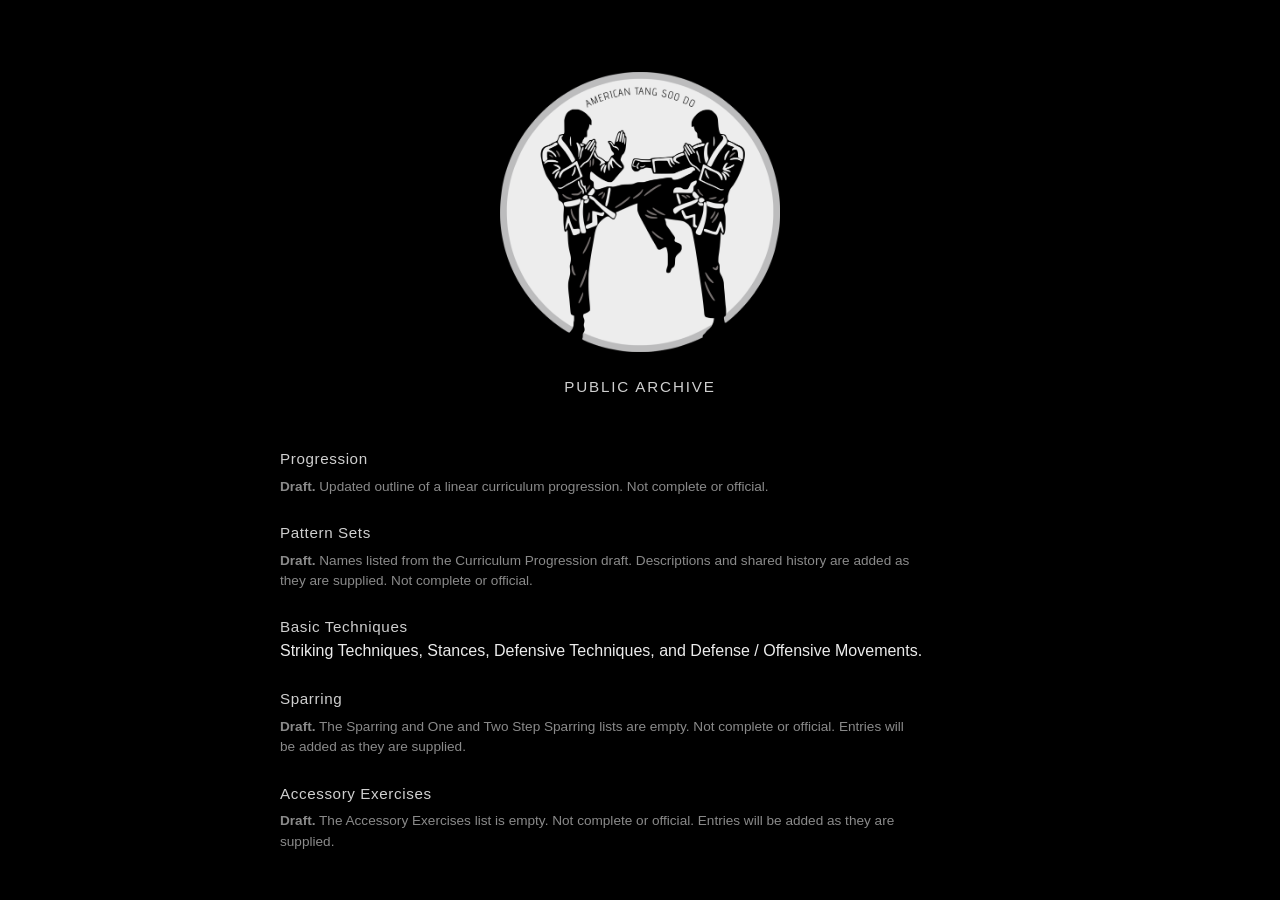
<file: index.html>
<!DOCTYPE html>
<html lang="en">
<head>
  <meta charset="utf-8">
  <meta name="viewport" content="width=device-width, initial-scale=1">
  <title>American Tang Soo Do</title>
  <meta name="description" content="A public archive of information regarding American Tang Soo Do.">
  <link rel="icon" href="logo.png">
  <style>
    :root {
      --bg: #000;
      --paper: #ececec;
      --ink: #111;
      --muted: #6a6a6a;
    }
    * { box-sizing: border-box; margin: 0; padding: 0; }
    html, body { min-height: 100%; }
    body {
      background: var(--bg);
      color: var(--ink);
      font-family: "Helvetica Neue", Helvetica, Arial, sans-serif;
      line-height: 1.5;
    }
    .frame {
      min-height: 100vh;
      display: flex;
      flex-direction: column;
      align-items: center;
      justify-content: flex-start;
      padding: 8vh 24px 48px;
    }
    header {
      text-align: center;
      max-width: 42rem;
    }
    header img {
      width: min(280px, 70vw);
      height: auto;
      display: block;
      margin: 0 auto 1.5rem;
    }
    h1 {
      position: absolute;
      width: 1px;
      height: 1px;
      overflow: hidden;
      clip: rect(0 0 0 0);
    }
    .lede {
      color: #cfcfcf;
      font-size: 0.95rem;
      letter-spacing: 0.12em;
      text-transform: uppercase;
    }
    main {
      width: min(720px, 100%);
      margin-top: 3rem;
    }
    nav.section-list {
      color: var(--paper);
    }
    nav.section-list ul {
      list-style: none;
      display: flex;
      flex-direction: column;
      gap: 1.5rem;
    }
    nav.section-list a {
      color: #cfcfcf;
      text-decoration: none;
      font-size: 0.95rem;
      letter-spacing: 0.04em;
    }
    nav.section-list a:hover {
      color: #fff;
      text-decoration: underline;
    }
    nav.section-list .draft-note {
      color: #8a8a8a;
      font-size: 0.85rem;
      margin-top: 0.35rem;
      max-width: 40rem;
    }
  </style>
</head>
<body>
  <div class="frame">
    <header>
      <img src="logo.png" alt="American Tang Soo Do">
      <h1>American Tang Soo Do</h1>
      <p class="lede">Public archive</p>
    </header>
    <main>
      <nav class="section-list" aria-label="Archive sections">
        <ul>
          <li>
            <a href="curriculum.html">Progression</a>
            <p class="draft-note"><strong>Draft.</strong> Updated outline of a linear curriculum progression. Not complete or official.</p>
          </li>
          <li>
            <a href="patterns.html">Pattern Sets</a>
            <p class="draft-note"><strong>Draft.</strong> Names listed from the Curriculum Progression draft. Descriptions and shared history are added as they are supplied. Not complete or official.</p>
          </li>
          <li>
            <a href="basic-techniques.html">Basic Techniques</a>
            <p>Striking Techniques, Stances, Defensive Techniques, and Defense / Offensive Movements.</p>
          </li>
          <li>
            <a href="sparring.html">Sparring</a>
            <p class="draft-note"><strong>Draft.</strong> The Sparring and One and Two Step Sparring lists are empty. Not complete or official. Entries will be added as they are supplied.</p>
          </li>
          <li>
            <a href="accessory-exercises.html">Accessory Exercises</a>
            <p class="draft-note"><strong>Draft.</strong> The Accessory Exercises list is empty. Not complete or official. Entries will be added as they are supplied.</p>
          </li>
        </ul>
      </nav>
    </main>
  </div>
</body>
</html>
</file>
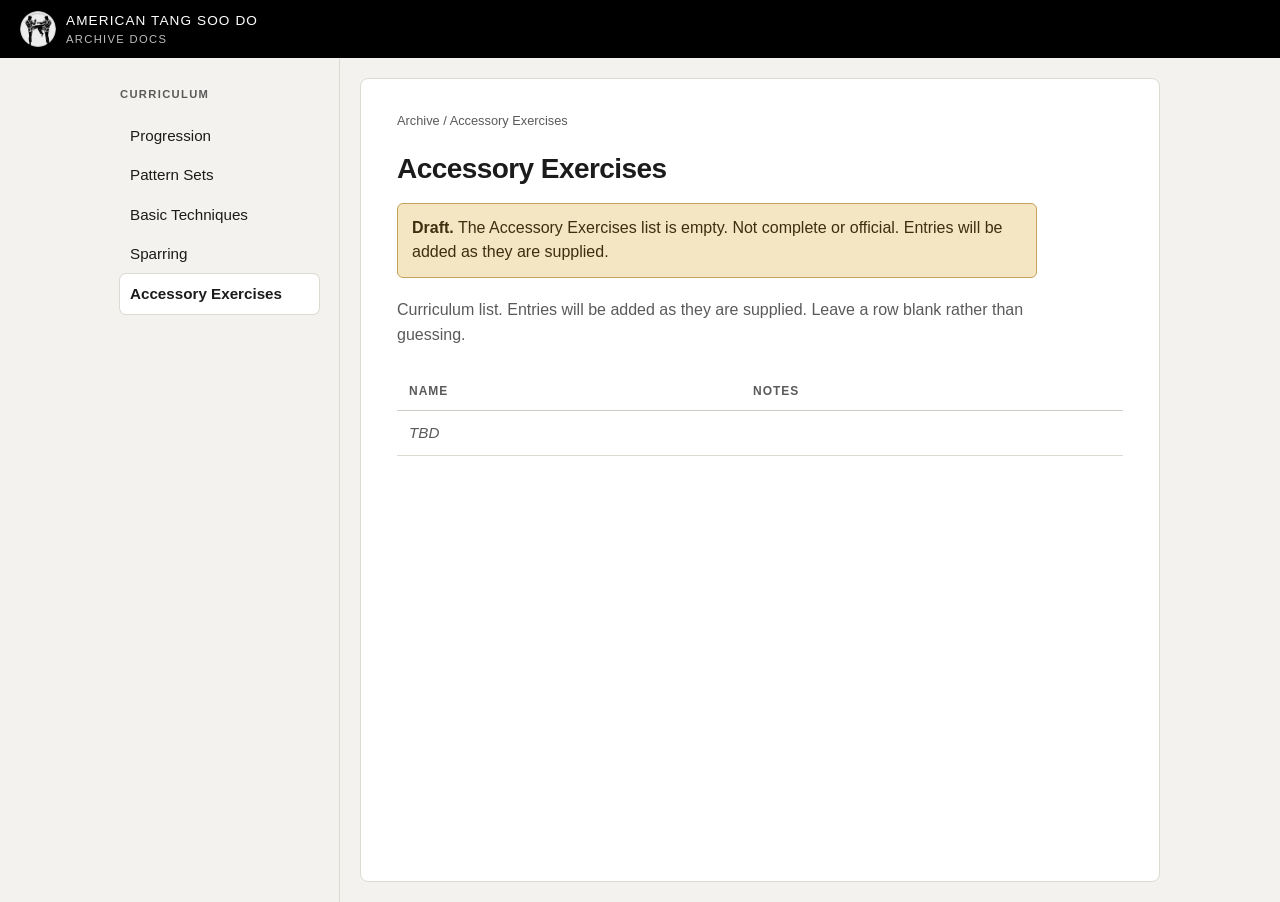
<file: accessory-exercises.html>
<!DOCTYPE html>
<html lang="en">
<head>
  <meta charset="utf-8">
  <meta name="viewport" content="width=device-width, initial-scale=1">
  <title>Accessory Exercises — American Tang Soo Do</title>
  <meta name="description" content="Archive documentation: Accessory Exercises. Empty until names are supplied.">
  <link rel="icon" href="logo.png">
  <link rel="stylesheet" href="docs.css">
</head>
<body>
  <header class="topbar">
    <a class="brand" href="index.html">
      <img src="logo.png" alt="">
      <span class="title">American Tang Soo Do<span class="subtitle">Archive docs</span></span>
    </a>
  </header>
  <div class="docs">
    <nav class="sidenav" aria-label="Docs">
      <h2>Curriculum</h2>
      <ul>
        <li><a href="curriculum.html">Progression</a></li>
        <li><a href="patterns.html">Pattern Sets</a></li>
        <li><a href="basic-techniques.html">Basic Techniques</a></li>
        <li><a href="sparring.html">Sparring</a></li>
        <li><a href="accessory-exercises.html" aria-current="page">Accessory Exercises</a></li>
      </ul>
    </nav>
    <article>
      <p class="crumb"><a href="index.html">Archive</a> / Accessory Exercises</p>
      <h1>Accessory Exercises</h1>
      <p class="draft-banner"><strong>Draft.</strong> The Accessory Exercises list is empty. Not complete or official. Entries will be added as they are supplied.</p>
      <p class="intro">Curriculum list. Entries will be added as they are supplied. Leave a row blank rather than guessing.</p>
      <table>
        <thead>
          <tr>
            <th scope="col">Name</th>
            <th scope="col">Notes</th>
          </tr>
        </thead>
        <tbody>
          <tr>
            <td class="tbd" colspan="2">TBD</td>
          </tr>
        </tbody>
      </table>
    </article>
  </div>
</body>
</html>
</file>
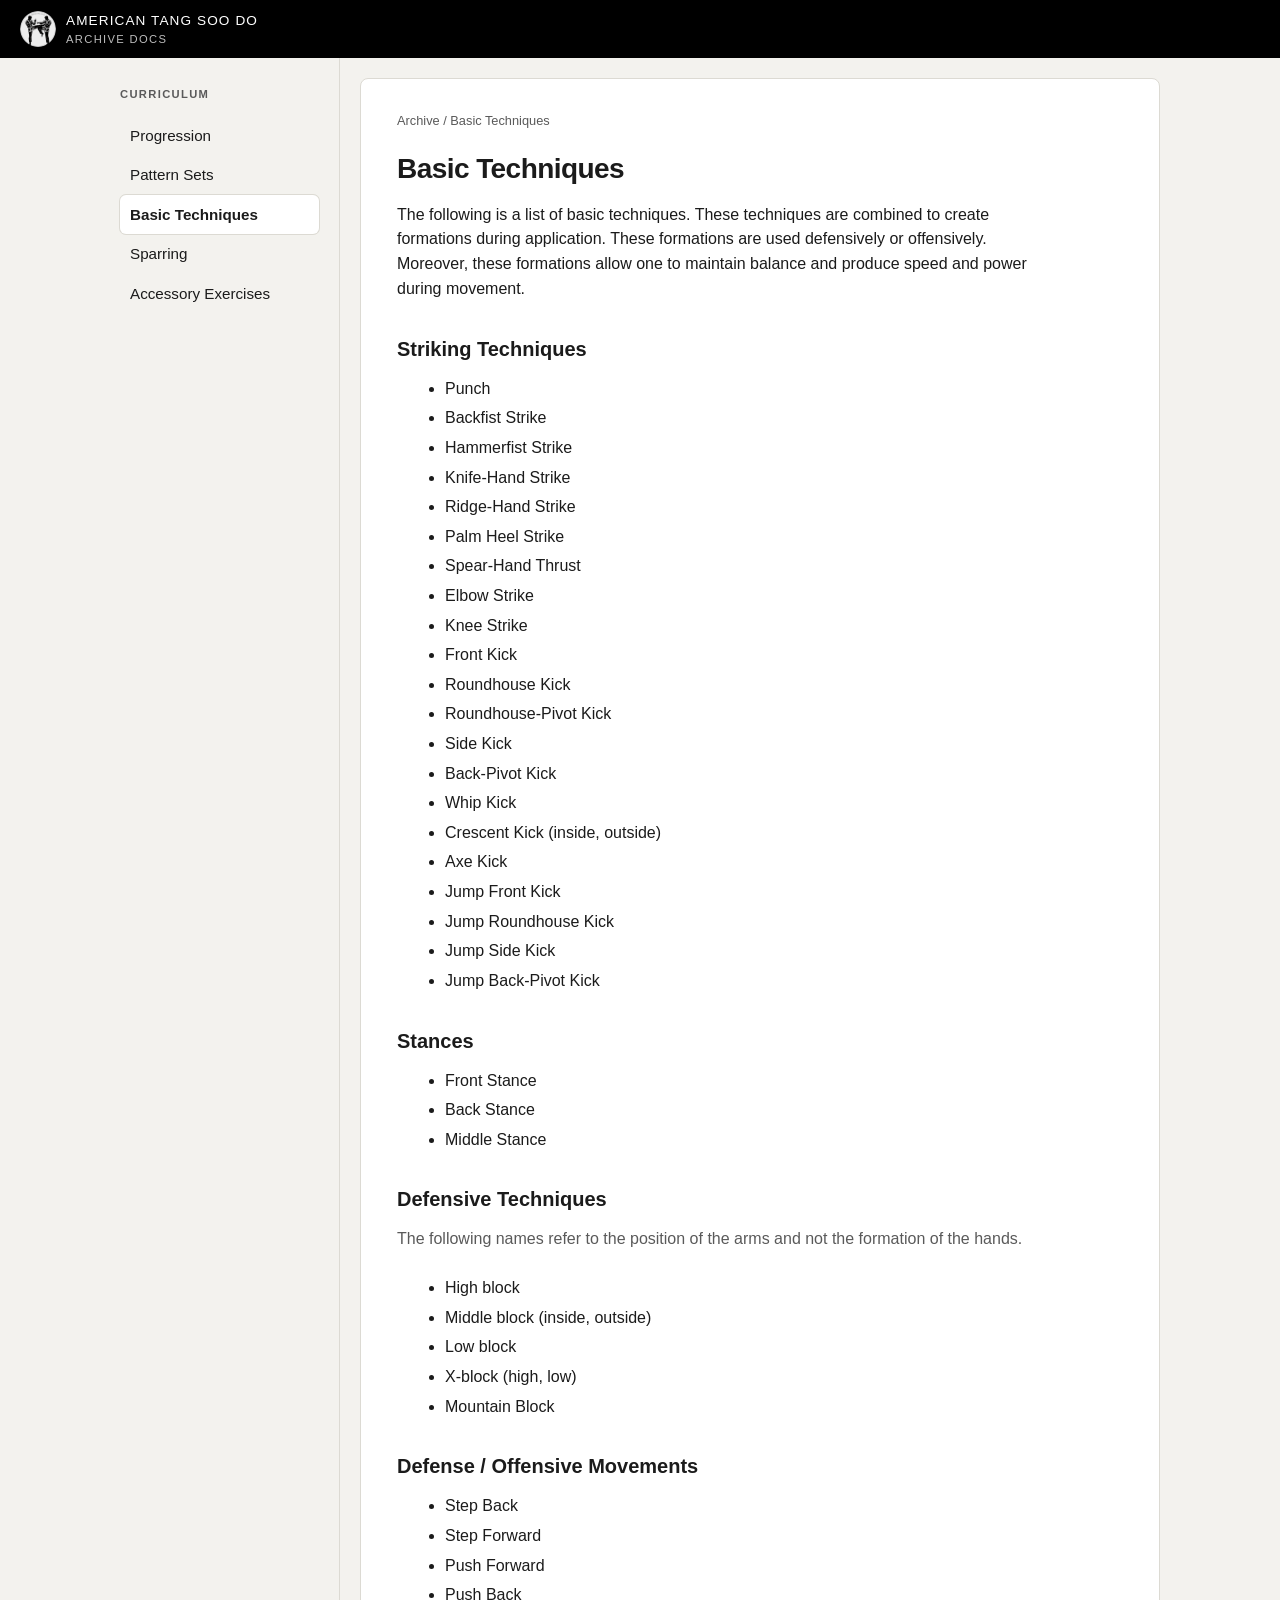
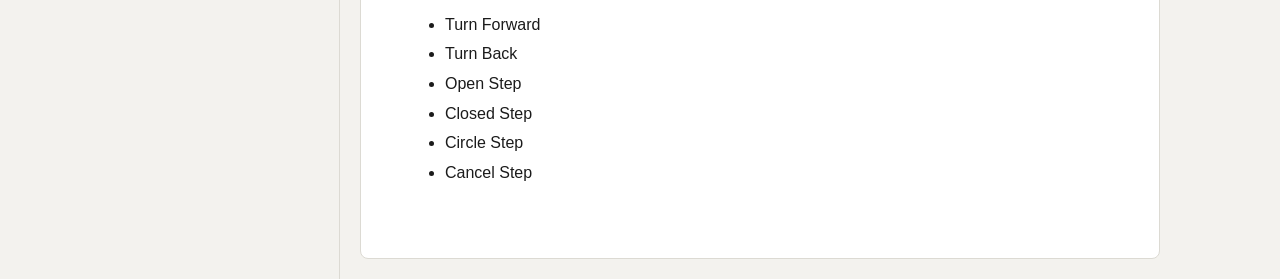
<file: basic-techniques.html>
<!DOCTYPE html>
<html lang="en">
<head>
  <meta charset="utf-8">
  <meta name="viewport" content="width=device-width, initial-scale=1">
  <title>Basic Techniques — American Tang Soo Do</title>
  <meta name="description" content="Archive documentation: Basic Techniques.">
  <link rel="icon" href="logo.png">
  <link rel="stylesheet" href="docs.css">
</head>
<body>
  <header class="topbar">
    <a class="brand" href="index.html">
      <img src="logo.png" alt="">
      <span class="title">American Tang Soo Do<span class="subtitle">Archive docs</span></span>
    </a>
  </header>
  <div class="docs">
    <nav class="sidenav" aria-label="Docs">
      <h2>Curriculum</h2>
      <ul>
        <li><a href="curriculum.html">Progression</a></li>
        <li><a href="patterns.html">Pattern Sets</a></li>
        <li><a href="basic-techniques.html" aria-current="page">Basic Techniques</a></li>
        <li><a href="sparring.html">Sparring</a></li>
        <li><a href="accessory-exercises.html">Accessory Exercises</a></li>
      </ul>
    </nav>
    <article>
      <p class="crumb"><a href="index.html">Archive</a> / Basic Techniques</p>
      <h1>Basic Techniques</h1>
      <div class="prose">
        <p>The following is a list of basic techniques. These techniques are combined to create formations during application. These formations are used defensively or offensively. Moreover, these formations allow one to maintain balance and produce speed and power during movement.</p>
      </div>

      <h2 class="section-title">Striking Techniques</h2>
      <ul class="technique-list">
          <li>Punch</li>
          <li>Backfist Strike</li>
          <li>Hammerfist Strike</li>
          <li>Knife-Hand Strike</li>
          <li>Ridge-Hand Strike</li>
          <li>Palm Heel Strike</li>
          <li>Spear-Hand Thrust</li>
          <li>Elbow Strike</li>
          <li>Knee Strike</li>
          <li>Front Kick</li>
          <li>Roundhouse Kick</li>
          <li>Roundhouse-Pivot Kick</li>
          <li>Side Kick</li>
          <li>Back-Pivot Kick</li>
          <li>Whip Kick</li>
          <li>Crescent Kick (inside, outside)</li>
          <li>Axe Kick</li>
          <li>Jump Front Kick</li>
          <li>Jump Roundhouse Kick</li>
          <li>Jump Side Kick</li>
          <li>Jump Back-Pivot Kick</li>
      </ul>

      <h2 class="section-title">Stances</h2>
      <ul class="technique-list">
          <li>Front Stance</li>
          <li>Back Stance</li>
          <li>Middle Stance</li>
      </ul>

      <h2 class="section-title">Defensive Techniques</h2>
      <p class="intro">The following names refer to the position of the arms and not the formation of the hands.</p>
      <ul class="technique-list">
          <li>High block</li>
          <li>Middle block (inside, outside)</li>
          <li>Low block</li>
          <li>X-block (high, low)</li>
          <li>Mountain Block</li>
      </ul>

      <h2 class="section-title">Defense / Offensive Movements</h2>
      <ul class="technique-list">
          <li>Step Back</li>
          <li>Step Forward</li>
          <li>Push Forward</li>
          <li>Push Back</li>
          <li>Turn Forward</li>
          <li>Turn Back</li>
          <li>Open Step</li>
          <li>Closed Step</li>
          <li>Circle Step</li>
          <li>Cancel Step</li>
      </ul>
    </article>
  </div>
</body>
</html>
</file>
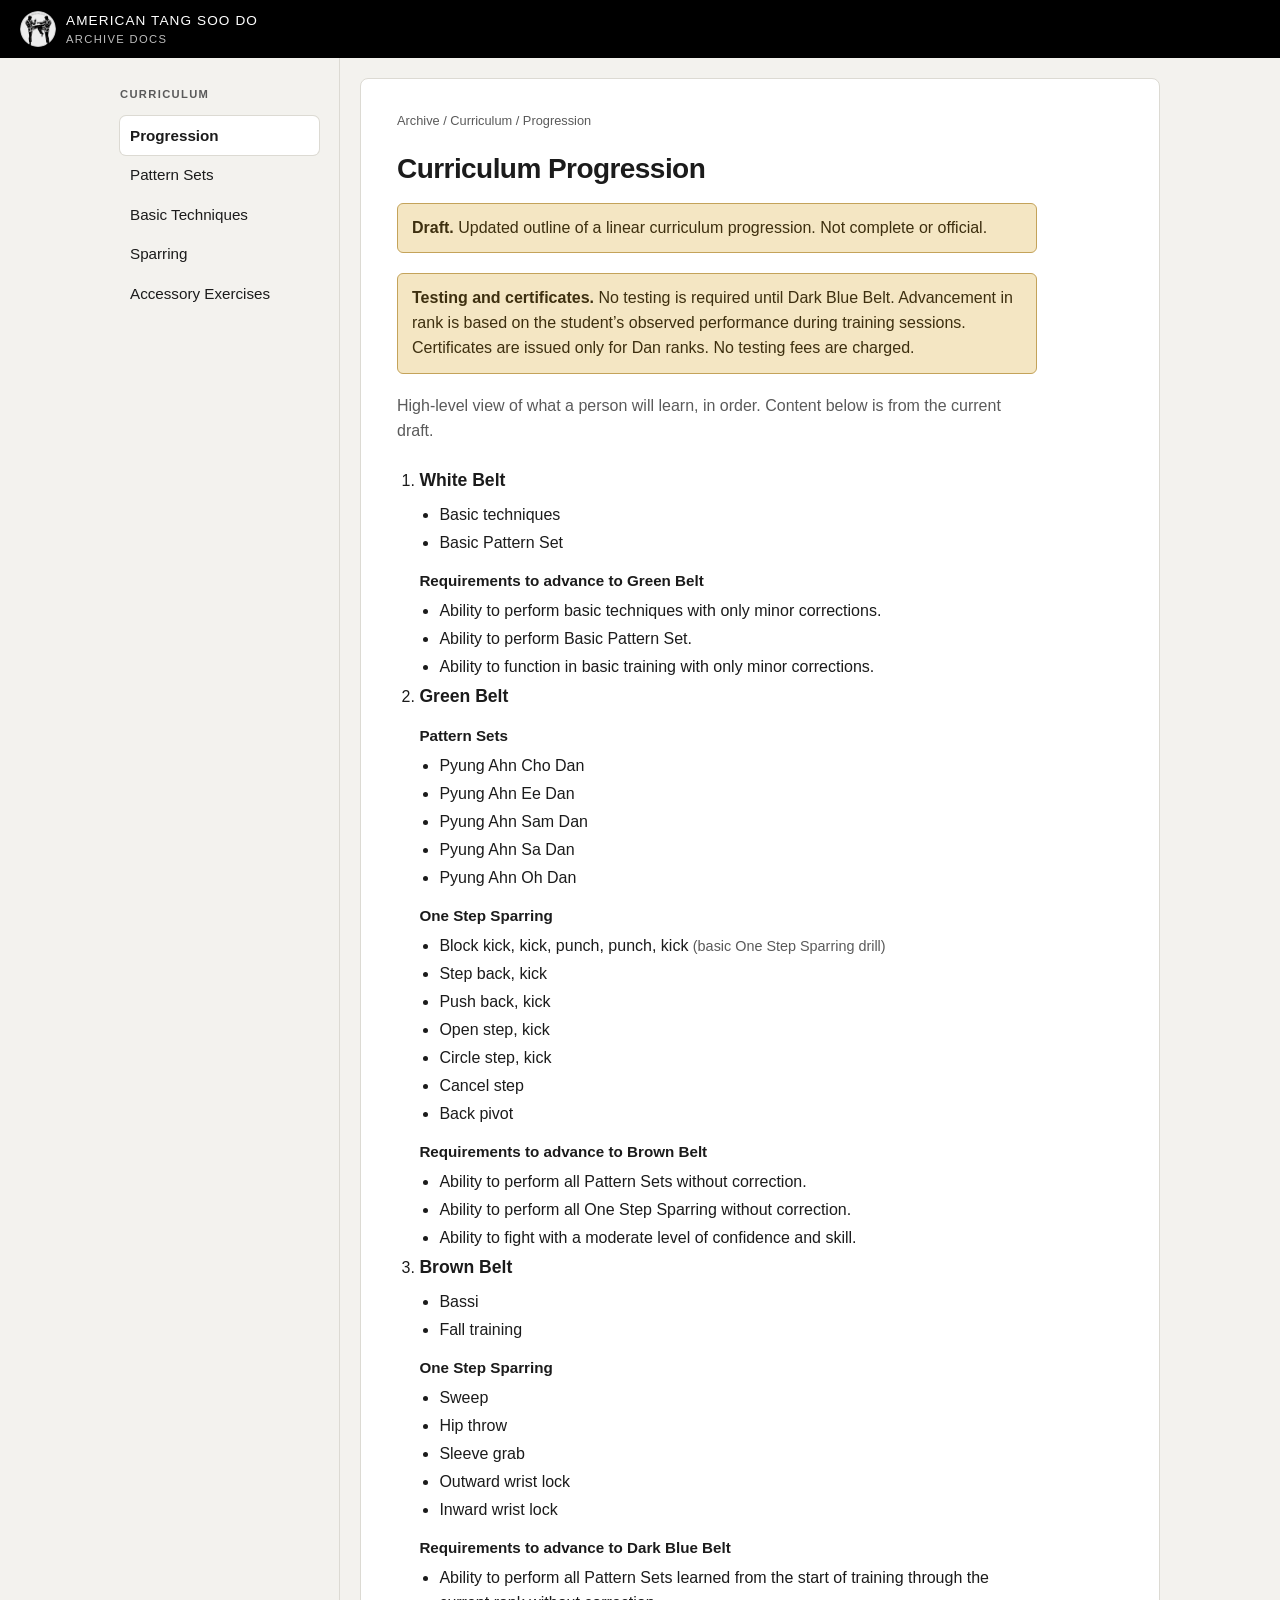
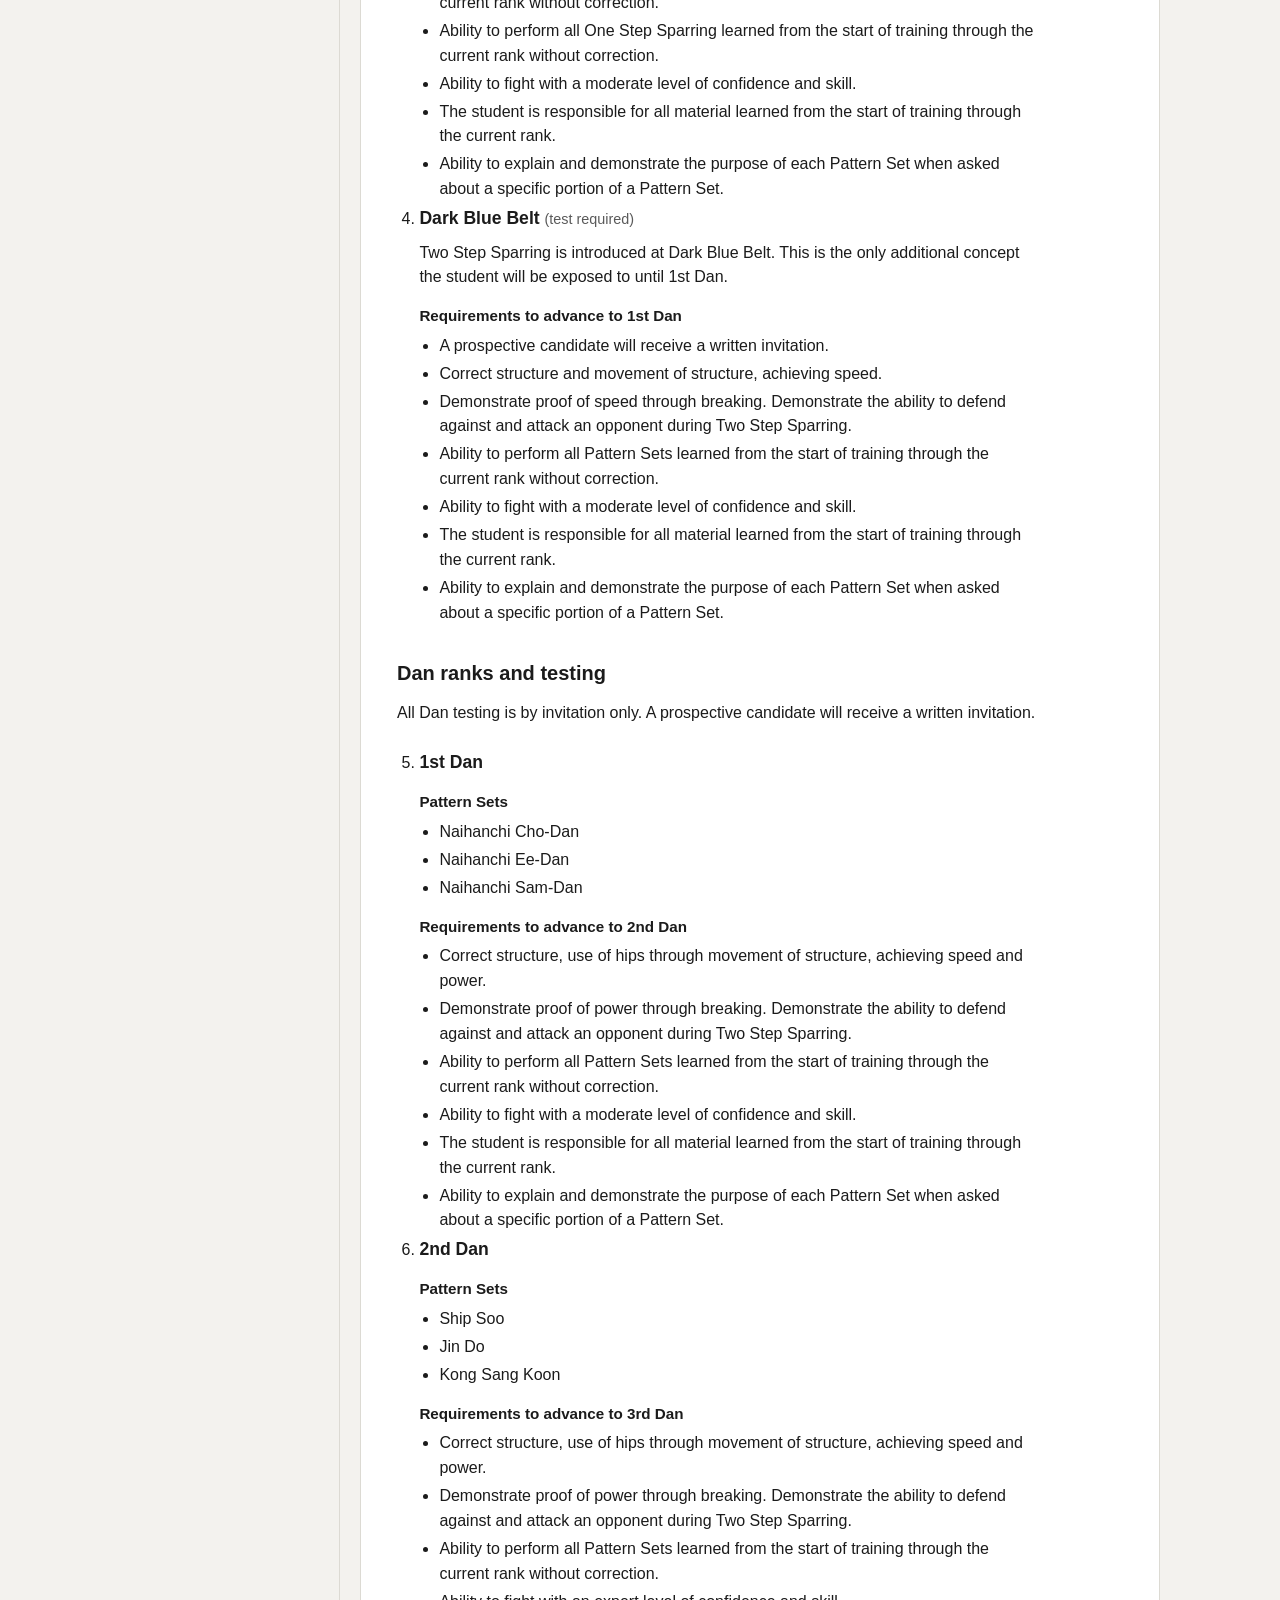
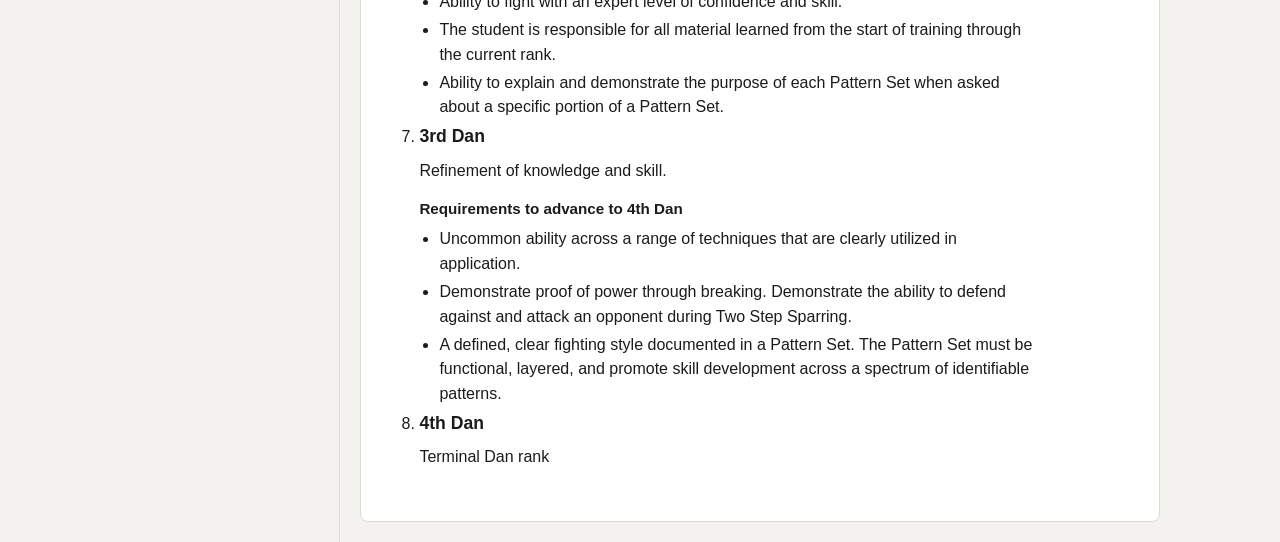
<file: curriculum.html>
<!DOCTYPE html>
<html lang="en">
<head>
  <meta charset="utf-8">
  <meta name="viewport" content="width=device-width, initial-scale=1">
  <title>Curriculum Progression — American Tang Soo Do</title>
  <meta name="description" content="Draft high-level linear curriculum progression for American Tang Soo Do.">
  <link rel="icon" href="logo.png">
  <link rel="stylesheet" href="docs.css">
</head>
<body>
  <header class="topbar">
    <a class="brand" href="index.html">
      <img src="logo.png" alt="">
      <span class="title">American Tang Soo Do<span class="subtitle">Archive docs</span></span>
    </a>
  </header>
  <div class="docs">
    <nav class="sidenav" aria-label="Docs">
      <h2>Curriculum</h2>
      <ul>
        <li><a href="curriculum.html" aria-current="page">Progression</a></li>
        <li><a href="patterns.html">Pattern Sets</a></li>
        <li><a href="basic-techniques.html">Basic Techniques</a></li>
        <li><a href="sparring.html">Sparring</a></li>
        <li><a href="accessory-exercises.html">Accessory Exercises</a></li>
      </ul>
    </nav>
    <article>
      <p class="crumb"><a href="index.html">Archive</a> / Curriculum / Progression</p>
      <h1>Curriculum Progression</h1>
      <p class="draft-banner"><strong>Draft.</strong> Updated outline of a linear curriculum progression. Not complete or official.</p>
      <p class="draft-banner"><strong>Testing and certificates.</strong> No testing is required until Dark Blue Belt. Advancement in rank is based on the student’s observed performance during training sessions. Certificates are issued only for Dan ranks. No testing fees are charged.</p>
      <p class="intro">High-level view of what a person will learn, in order. Content below is from the current draft.</p>
      <ol class="progression">
        <li>
          <h2>White Belt</h2>
          <ul>
            <li>Basic techniques</li>
            <li>Basic Pattern Set</li>
          </ul>
          <h3>Requirements to advance to Green Belt</h3>
          <ul>
            <li>Ability to perform basic techniques with only minor corrections.</li>
            <li>Ability to perform Basic Pattern Set.</li>
            <li>Ability to function in basic training with only minor corrections.</li>
          </ul>
        </li>
        <li>
          <h2>Green Belt</h2>
          <h3>Pattern Sets</h3>
          <ul>
            <li>Pyung Ahn Cho Dan</li>
            <li>Pyung Ahn Ee Dan</li>
            <li>Pyung Ahn Sam Dan</li>
            <li>Pyung Ahn Sa Dan</li>
            <li>Pyung Ahn Oh Dan</li>
          </ul>
          <h3>One Step Sparring</h3>
          <ul>
            <li>Block kick, kick, punch, punch, kick <span class="note">(basic One Step Sparring drill)</span></li>
            <li>Step back, kick</li>
            <li>Push back, kick</li>
            <li>Open step, kick</li>
            <li>Circle step, kick</li>
            <li>Cancel step</li>
            <li>Back pivot</li>
          </ul>
          <h3>Requirements to advance to Brown Belt</h3>
          <ul>
            <li>Ability to perform all Pattern Sets without correction.</li>
            <li>Ability to perform all One Step Sparring without correction.</li>
            <li>Ability to fight with a moderate level of confidence and skill.</li>
          </ul>
        </li>
        <li>
          <h2>Brown Belt</h2>
          <ul>
            <li>Bassi</li>
            <li>Fall training</li>
          </ul>
          <h3>One Step Sparring</h3>
          <ul>
            <li>Sweep</li>
            <li>Hip throw</li>
            <li>Sleeve grab</li>
            <li>Outward wrist lock</li>
            <li>Inward wrist lock</li>
          </ul>
          <h3>Requirements to advance to Dark Blue Belt</h3>
          <ul>
            <li>Ability to perform all Pattern Sets learned from the start of training through the current rank without correction.</li>
            <li>Ability to perform all One Step Sparring learned from the start of training through the current rank without correction.</li>
            <li>Ability to fight with a moderate level of confidence and skill.</li>
            <li>The student is responsible for all material learned from the start of training through the current rank.</li>
            <li>Ability to explain and demonstrate the purpose of each Pattern Set when asked about a specific portion of a Pattern Set.</li>
          </ul>
        </li>
        <li>
          <h2>Dark Blue Belt <span class="note">(test required)</span></h2>
          <p>Two Step Sparring is introduced at Dark Blue Belt. This is the only additional concept the student will be exposed to until 1st Dan.</p>
          <h3>Requirements to advance to 1st Dan</h3>
          <ul>
            <li>A prospective candidate will receive a written invitation.</li>
            <li>Correct structure and movement of structure, achieving speed.</li>
            <li>Demonstrate proof of speed through breaking. Demonstrate the ability to defend against and attack an opponent during Two Step Sparring.</li>
            <li>Ability to perform all Pattern Sets learned from the start of training through the current rank without correction.</li>
            <li>Ability to fight with a moderate level of confidence and skill.</li>
            <li>The student is responsible for all material learned from the start of training through the current rank.</li>
            <li>Ability to explain and demonstrate the purpose of each Pattern Set when asked about a specific portion of a Pattern Set.</li>
          </ul>
        </li>
      </ol>
      <h2 class="section-title">Dan ranks and testing</h2>
      <p class="prose-block">All Dan testing is by invitation only. A prospective candidate will receive a written invitation.</p>
      <ol class="progression" start="5">
        <li>
          <h2>1st Dan</h2>
          <h3>Pattern Sets</h3>
          <ul>
            <li>Naihanchi Cho-Dan</li>
            <li>Naihanchi Ee-Dan</li>
            <li>Naihanchi Sam-Dan</li>
          </ul>
          <h3>Requirements to advance to 2nd Dan</h3>
          <ul>
            <li>Correct structure, use of hips through movement of structure, achieving speed and power.</li>
            <li>Demonstrate proof of power through breaking. Demonstrate the ability to defend against and attack an opponent during Two Step Sparring.</li>
            <li>Ability to perform all Pattern Sets learned from the start of training through the current rank without correction.</li>
            <li>Ability to fight with a moderate level of confidence and skill.</li>
            <li>The student is responsible for all material learned from the start of training through the current rank.</li>
            <li>Ability to explain and demonstrate the purpose of each Pattern Set when asked about a specific portion of a Pattern Set.</li>
          </ul>
        </li>
        <li>
          <h2>2nd Dan</h2>
          <h3>Pattern Sets</h3>
          <ul>
            <li>Ship Soo</li>
            <li>Jin Do</li>
            <li>Kong Sang Koon</li>
          </ul>
          <h3>Requirements to advance to 3rd Dan</h3>
          <ul>
            <li>Correct structure, use of hips through movement of structure, achieving speed and power.</li>
            <li>Demonstrate proof of power through breaking. Demonstrate the ability to defend against and attack an opponent during Two Step Sparring.</li>
            <li>Ability to perform all Pattern Sets learned from the start of training through the current rank without correction.</li>
            <li>Ability to fight with an expert level of confidence and skill.</li>
            <li>The student is responsible for all material learned from the start of training through the current rank.</li>
            <li>Ability to explain and demonstrate the purpose of each Pattern Set when asked about a specific portion of a Pattern Set.</li>
          </ul>
        </li>
        <li>
          <h2>3rd Dan</h2>
          <p>Refinement of knowledge and skill.</p>
          <h3>Requirements to advance to 4th Dan</h3>
          <ul>
            <li>Uncommon ability across a range of techniques that are clearly utilized in application.</li>
            <li>Demonstrate proof of power through breaking. Demonstrate the ability to defend against and attack an opponent during Two Step Sparring.</li>
            <li>A defined, clear fighting style documented in a Pattern Set. The Pattern Set must be functional, layered, and promote skill development across a spectrum of identifiable patterns.</li>
          </ul>
        </li>
        <li>
          <h2>4th Dan</h2>
          <p>Terminal Dan rank</p>
        </li>
      </ol>
    </article>
  </div>
</body>
</html>
</file>
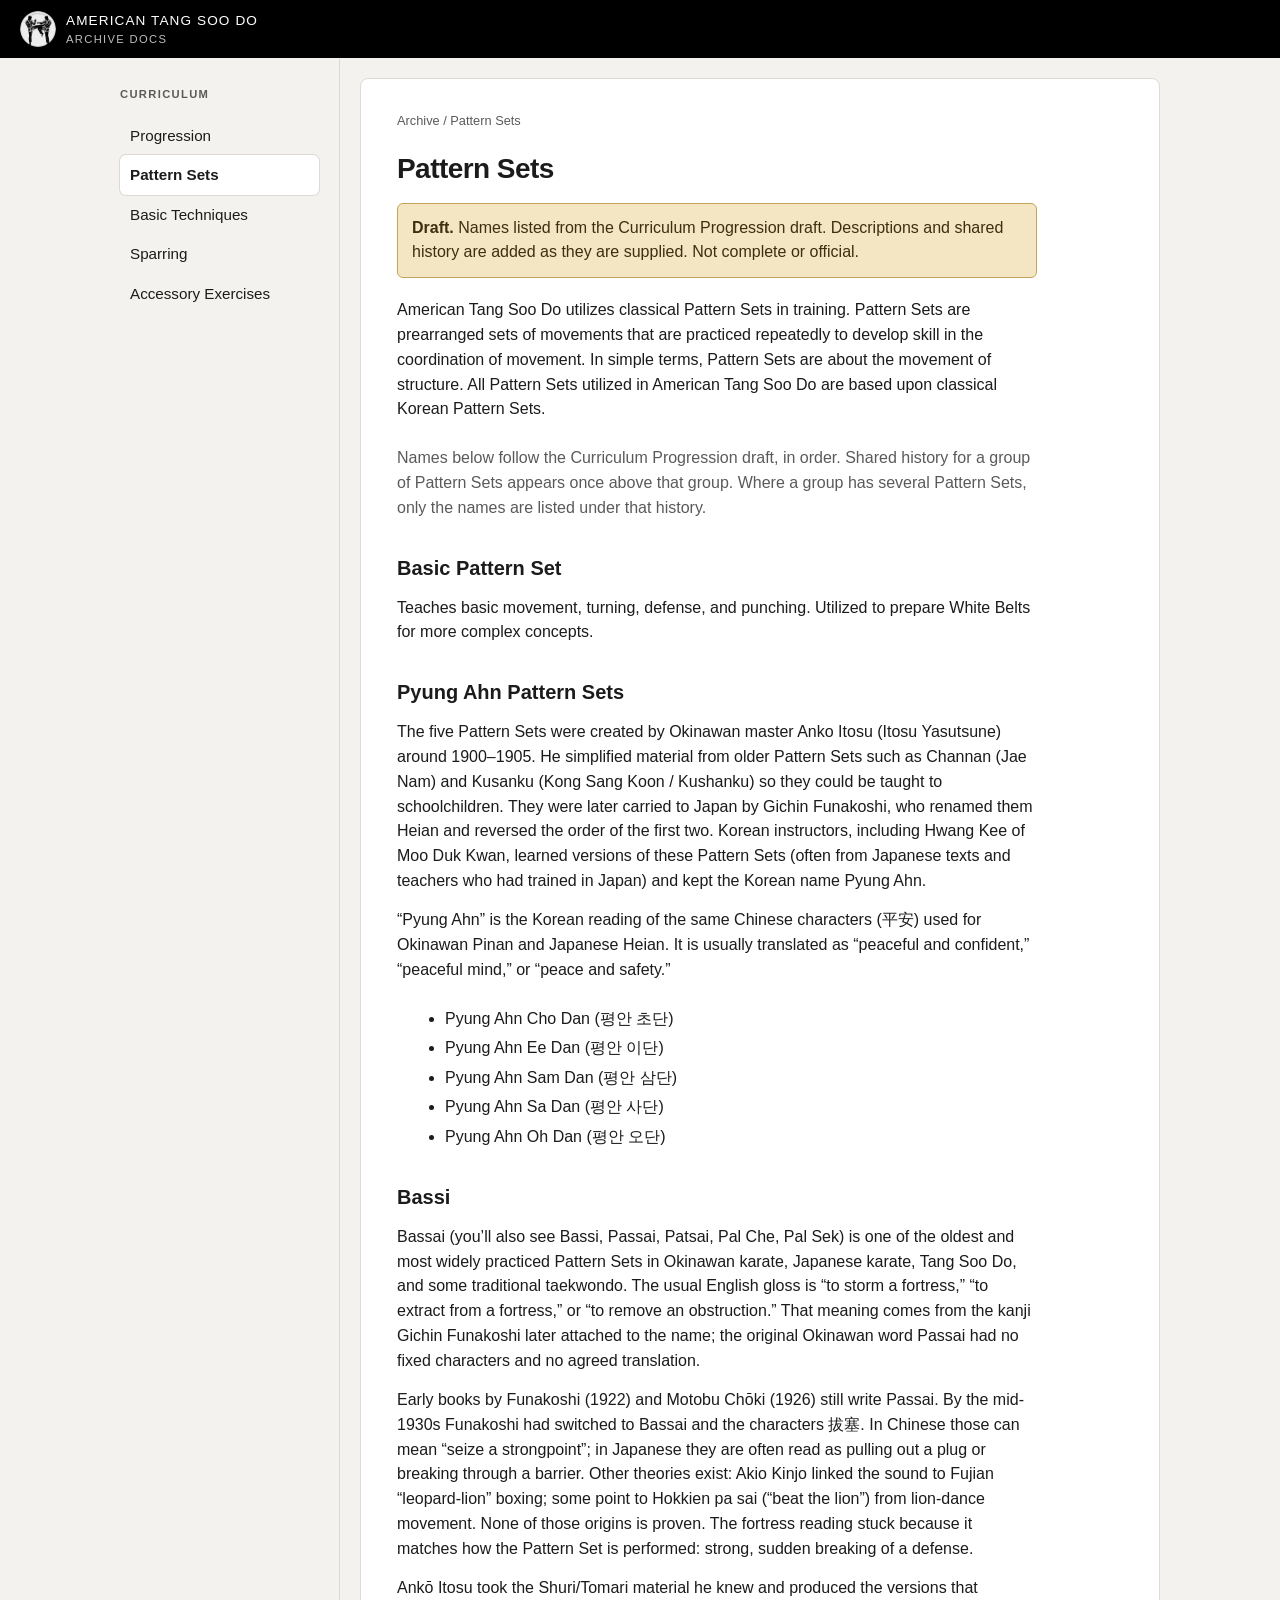
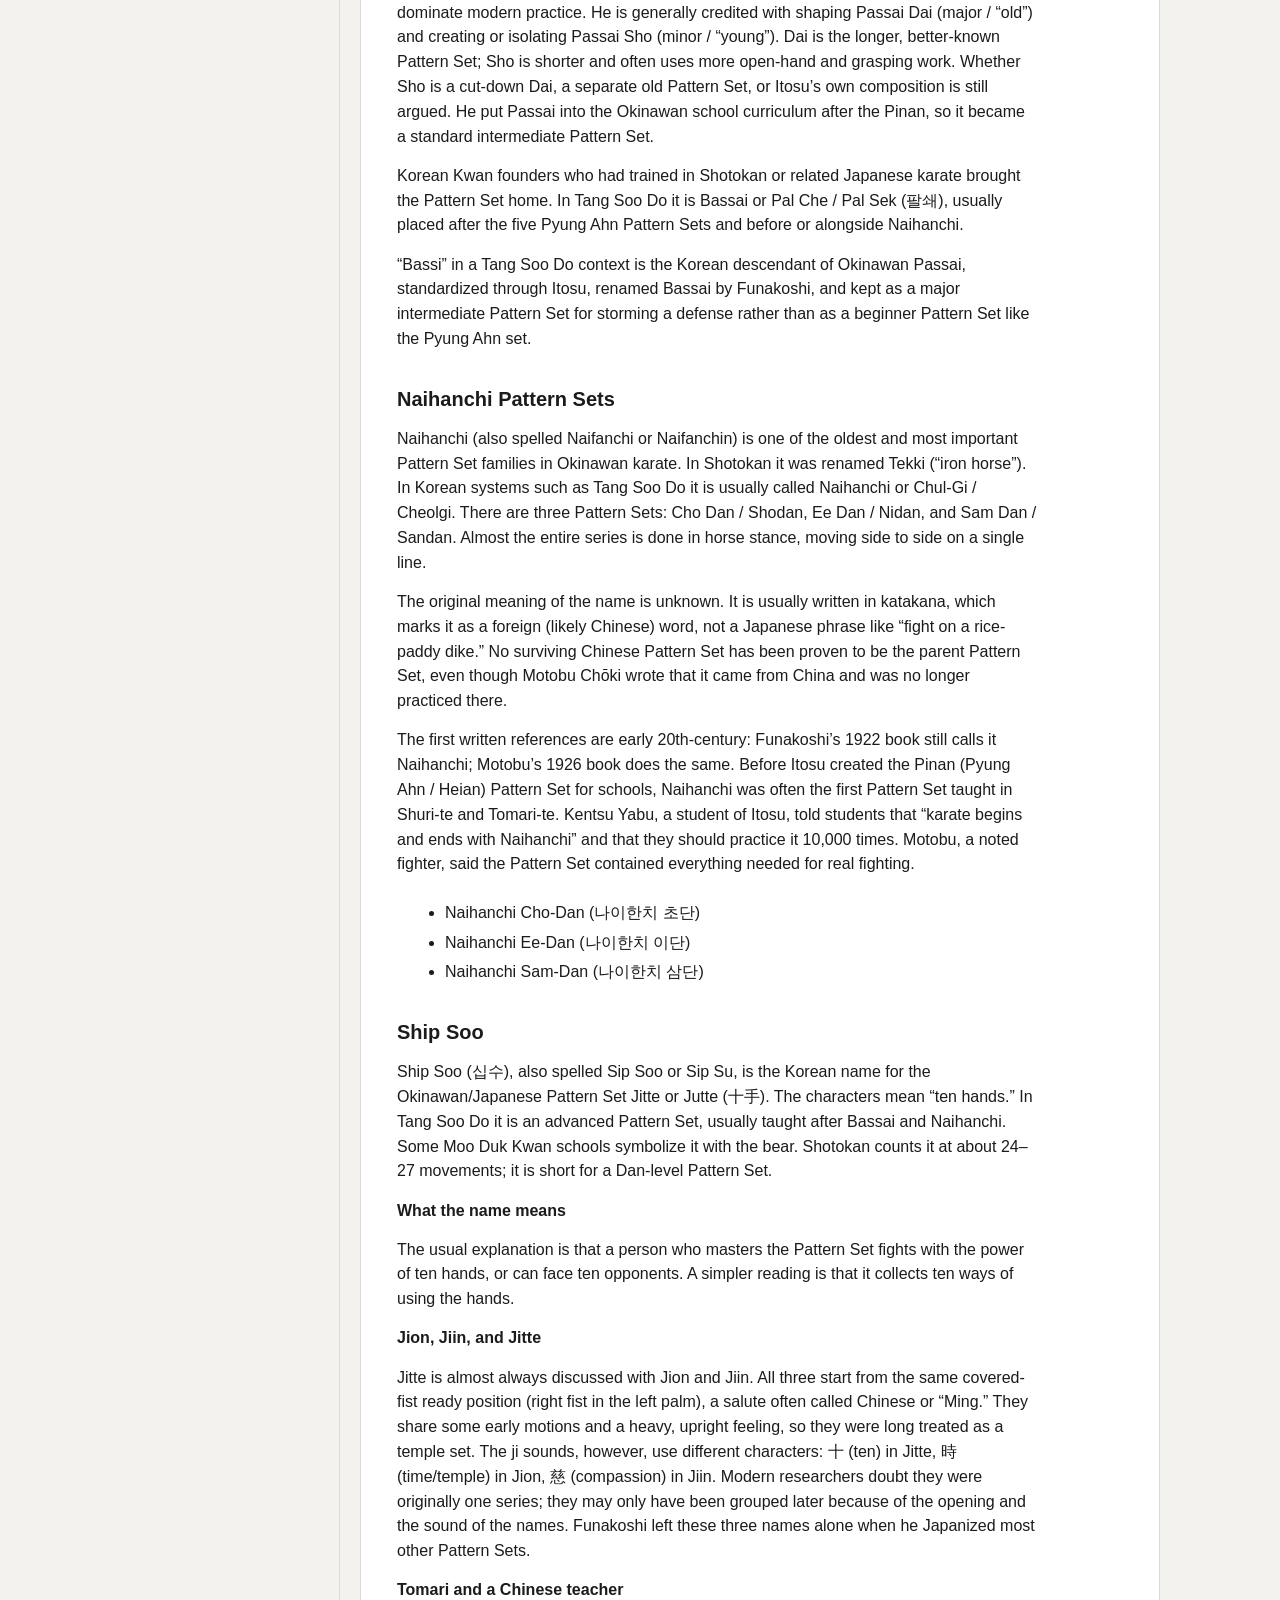
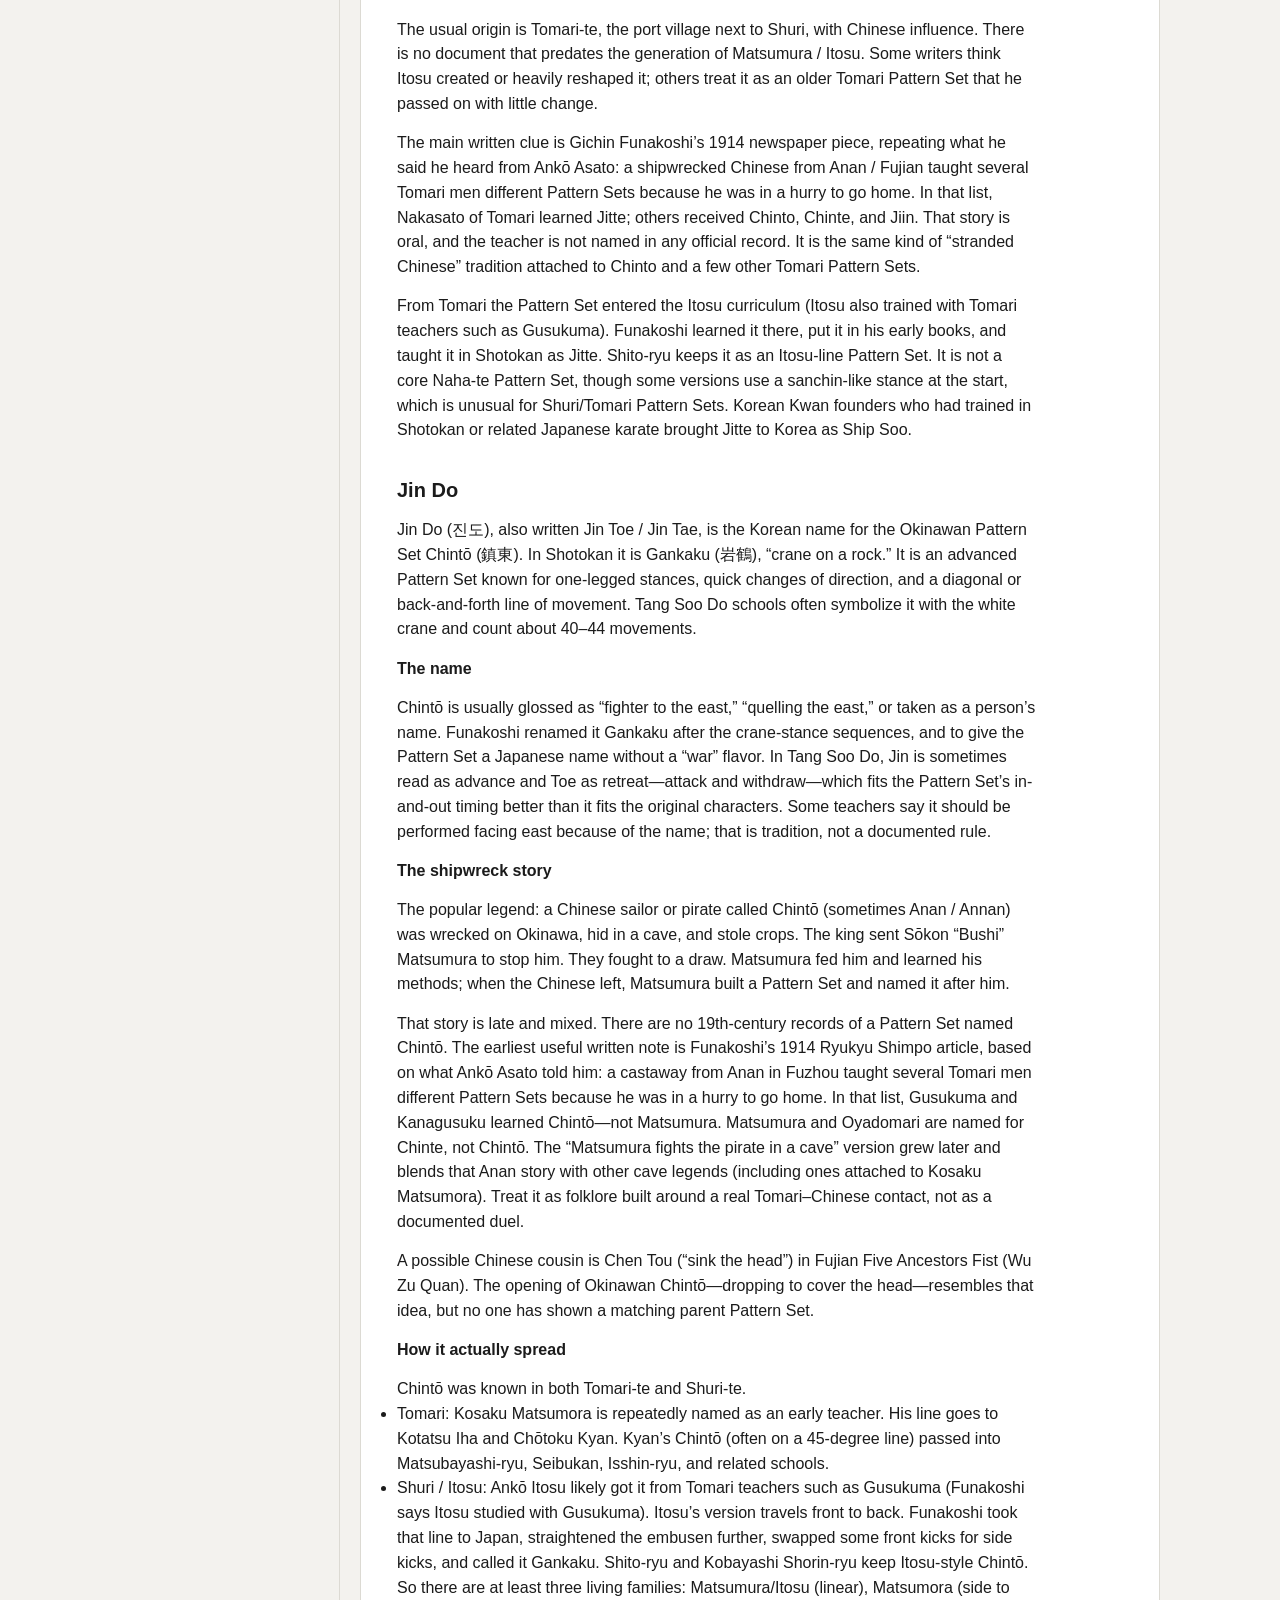
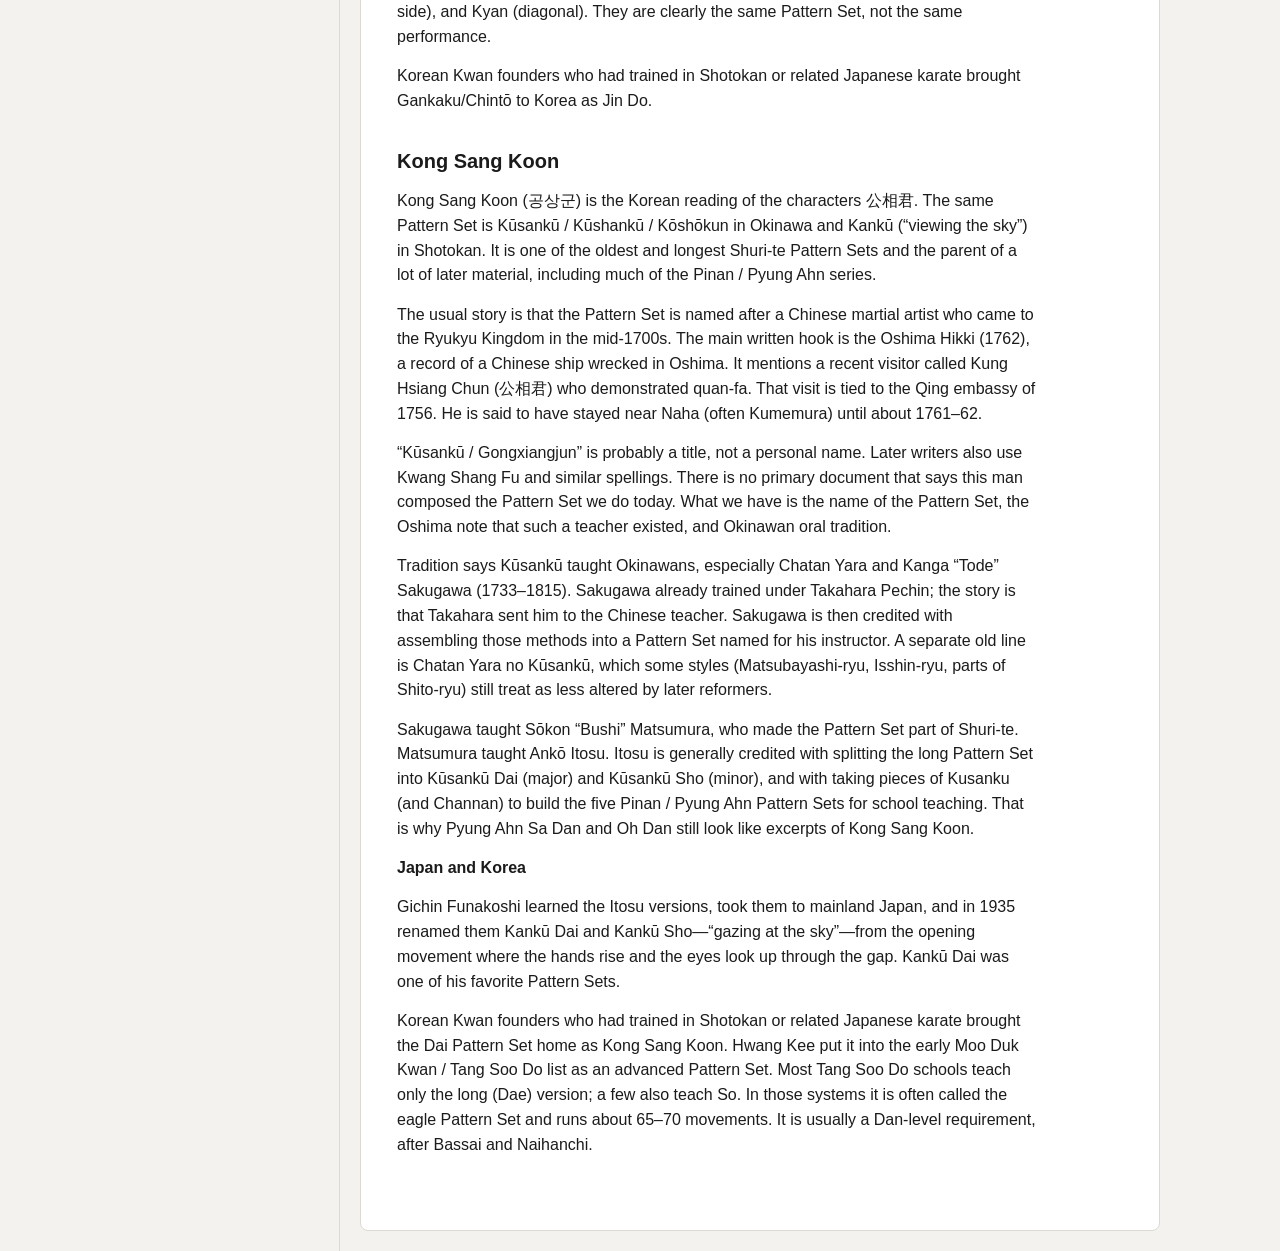
<file: patterns.html>
<!DOCTYPE html>
<html lang="en">
<head>
  <meta charset="utf-8">
  <meta name="viewport" content="width=device-width, initial-scale=1">
  <title>Pattern Sets — American Tang Soo Do</title>
  <meta name="description" content="Archive documentation: Pattern Sets.">
  <link rel="icon" href="logo.png">
  <link rel="stylesheet" href="docs.css">
</head>
<body>
  <header class="topbar">
    <a class="brand" href="index.html">
      <img src="logo.png" alt="">
      <span class="title">American Tang Soo Do<span class="subtitle">Archive docs</span></span>
    </a>
  </header>
  <div class="docs">
    <nav class="sidenav" aria-label="Docs">
      <h2>Curriculum</h2>
      <ul>
        <li><a href="curriculum.html">Progression</a></li>
        <li><a href="patterns.html" aria-current="page">Pattern Sets</a></li>
        <li><a href="basic-techniques.html">Basic Techniques</a></li>
        <li><a href="sparring.html">Sparring</a></li>
        <li><a href="accessory-exercises.html">Accessory Exercises</a></li>
      </ul>
    </nav>
    <article>
      <p class="crumb"><a href="index.html">Archive</a> / Pattern Sets</p>
      <h1>Pattern Sets</h1>
      <p class="draft-banner"><strong>Draft.</strong> Names listed from the Curriculum Progression draft. Descriptions and shared history are added as they are supplied. Not complete or official.</p>
      <div class="prose">
        <p>American Tang Soo Do utilizes classical Pattern Sets in training. Pattern Sets are prearranged sets of movements that are practiced repeatedly to develop skill in the coordination of movement. In simple terms, Pattern Sets are about the movement of structure. All Pattern Sets utilized in American Tang Soo Do are based upon classical Korean Pattern Sets.</p>
      </div>
      <p class="intro">Names below follow the Curriculum Progression draft, in order. Shared history for a group of Pattern Sets appears once above that group. Where a group has several Pattern Sets, only the names are listed under that history.</p>

      <h2 class="section-title">Basic Pattern Set</h2>
      <div class="prose">
        <p>Teaches basic movement, turning, defense, and punching. Utilized to prepare White Belts for more complex concepts.</p>
      </div>

      <h2 class="section-title">Pyung Ahn Pattern Sets</h2>
      <div class="prose">
        <p>The five Pattern Sets were created by Okinawan master Anko Itosu (Itosu Yasutsune) around 1900–1905. He simplified material from older Pattern Sets such as Channan (Jae Nam) and Kusanku (Kong Sang Koon / Kushanku) so they could be taught to schoolchildren. They were later carried to Japan by Gichin Funakoshi, who renamed them Heian and reversed the order of the first two. Korean instructors, including Hwang Kee of Moo Duk Kwan, learned versions of these Pattern Sets (often from Japanese texts and teachers who had trained in Japan) and kept the Korean name Pyung Ahn.</p>
        <p>“Pyung Ahn” is the Korean reading of the same Chinese characters (平安) used for Okinawan Pinan and Japanese Heian. It is usually translated as “peaceful and confident,” “peaceful mind,” or “peace and safety.”</p>
      </div>
            <ul class="technique-list">
        <li>Pyung Ahn Cho Dan <span class="note">(평안 초단)</span></li>
        <li>Pyung Ahn Ee Dan <span class="note">(평안 이단)</span></li>
        <li>Pyung Ahn Sam Dan <span class="note">(평안 삼단)</span></li>
        <li>Pyung Ahn Sa Dan <span class="note">(평안 사단)</span></li>
        <li>Pyung Ahn Oh Dan <span class="note">(평안 오단)</span></li>
      </ul>


      <h2 class="section-title">Bassi</h2>
      <div class="prose">
        <p>Bassai (you’ll also see Bassi, Passai, Patsai, Pal Che, Pal Sek) is one of the oldest and most widely practiced Pattern Sets in Okinawan karate, Japanese karate, Tang Soo Do, and some traditional taekwondo. The usual English gloss is “to storm a fortress,” “to extract from a fortress,” or “to remove an obstruction.” That meaning comes from the kanji Gichin Funakoshi later attached to the name; the original Okinawan word Passai had no fixed characters and no agreed translation.</p>
        <p>Early books by Funakoshi (1922) and Motobu Chōki (1926) still write Passai. By the mid-1930s Funakoshi had switched to Bassai and the characters 拔塞. In Chinese those can mean “seize a strongpoint”; in Japanese they are often read as pulling out a plug or breaking through a barrier. Other theories exist: Akio Kinjo linked the sound to Fujian “leopard-lion” boxing; some point to Hokkien pa sai (“beat the lion”) from lion-dance movement. None of those origins is proven. The fortress reading stuck because it matches how the Pattern Set is performed: strong, sudden breaking of a defense.</p>
        <p>Ankō Itosu took the Shuri/Tomari material he knew and produced the versions that dominate modern practice. He is generally credited with shaping Passai Dai (major / “old”) and creating or isolating Passai Sho (minor / “young”). Dai is the longer, better-known Pattern Set; Sho is shorter and often uses more open-hand and grasping work. Whether Sho is a cut-down Dai, a separate old Pattern Set, or Itosu’s own composition is still argued. He put Passai into the Okinawan school curriculum after the Pinan, so it became a standard intermediate Pattern Set.</p>
        <p>Korean Kwan founders who had trained in Shotokan or related Japanese karate brought the Pattern Set home. In Tang Soo Do it is Bassai or Pal Che / Pal Sek (팔쇄), usually placed after the five Pyung Ahn Pattern Sets and before or alongside Naihanchi.</p>
        <p>“Bassi” in a Tang Soo Do context is the Korean descendant of Okinawan Passai, standardized through Itosu, renamed Bassai by Funakoshi, and kept as a major intermediate Pattern Set for storming a defense rather than as a beginner Pattern Set like the Pyung Ahn set.</p>
      </div>
      

      <h2 class="section-title">Naihanchi Pattern Sets</h2>
      <div class="prose">
        <p>Naihanchi (also spelled Naifanchi or Naifanchin) is one of the oldest and most important Pattern Set families in Okinawan karate. In Shotokan it was renamed Tekki (“iron horse”). In Korean systems such as Tang Soo Do it is usually called Naihanchi or Chul-Gi / Cheolgi. There are three Pattern Sets: Cho Dan / Shodan, Ee Dan / Nidan, and Sam Dan / Sandan. Almost the entire series is done in horse stance, moving side to side on a single line.</p>
        <p>The original meaning of the name is unknown. It is usually written in katakana, which marks it as a foreign (likely Chinese) word, not a Japanese phrase like “fight on a rice-paddy dike.” No surviving Chinese Pattern Set has been proven to be the parent Pattern Set, even though Motobu Chōki wrote that it came from China and was no longer practiced there.</p>
        <p>The first written references are early 20th-century: Funakoshi’s 1922 book still calls it Naihanchi; Motobu’s 1926 book does the same. Before Itosu created the Pinan (Pyung Ahn / Heian) Pattern Set for schools, Naihanchi was often the first Pattern Set taught in Shuri-te and Tomari-te. Kentsu Yabu, a student of Itosu, told students that “karate begins and ends with Naihanchi” and that they should practice it 10,000 times. Motobu, a noted fighter, said the Pattern Set contained everything needed for real fighting.</p>
      </div>
            <ul class="technique-list">
        <li>Naihanchi Cho-Dan <span class="note">(나이한치 초단)</span></li>
        <li>Naihanchi Ee-Dan <span class="note">(나이한치 이단)</span></li>
        <li>Naihanchi Sam-Dan <span class="note">(나이한치 삼단)</span></li>
      </ul>


      <h2 class="section-title">Ship Soo</h2>
      <div class="prose">
        <p>Ship Soo (십수), also spelled Sip Soo or Sip Su, is the Korean name for the Okinawan/Japanese Pattern Set Jitte or Jutte (十手). The characters mean “ten hands.” In Tang Soo Do it is an advanced Pattern Set, usually taught after Bassai and Naihanchi. Some Moo Duk Kwan schools symbolize it with the bear. Shotokan counts it at about 24–27 movements; it is short for a Dan-level Pattern Set.</p>
        <p><strong>What the name means</strong></p>
        <p>The usual explanation is that a person who masters the Pattern Set fights with the power of ten hands, or can face ten opponents. A simpler reading is that it collects ten ways of using the hands.</p>
        <p><strong>Jion, Jiin, and Jitte</strong></p>
        <p>Jitte is almost always discussed with Jion and Jiin. All three start from the same covered-fist ready position (right fist in the left palm), a salute often called Chinese or “Ming.” They share some early motions and a heavy, upright feeling, so they were long treated as a temple set. The ji sounds, however, use different characters: 十 (ten) in Jitte, 時 (time/temple) in Jion, 慈 (compassion) in Jiin. Modern researchers doubt they were originally one series; they may only have been grouped later because of the opening and the sound of the names. Funakoshi left these three names alone when he Japanized most other Pattern Sets.</p>
        <p><strong>Tomari and a Chinese teacher</strong></p>
        <p>The usual origin is Tomari-te, the port village next to Shuri, with Chinese influence. There is no document that predates the generation of Matsumura / Itosu. Some writers think Itosu created or heavily reshaped it; others treat it as an older Tomari Pattern Set that he passed on with little change.</p>
        <p>The main written clue is Gichin Funakoshi’s 1914 newspaper piece, repeating what he said he heard from Ankō Asato: a shipwrecked Chinese from Anan / Fujian taught several Tomari men different Pattern Sets because he was in a hurry to go home. In that list, Nakasato of Tomari learned Jitte; others received Chinto, Chinte, and Jiin. That story is oral, and the teacher is not named in any official record. It is the same kind of “stranded Chinese” tradition attached to Chinto and a few other Tomari Pattern Sets.</p>
        <p>From Tomari the Pattern Set entered the Itosu curriculum (Itosu also trained with Tomari teachers such as Gusukuma). Funakoshi learned it there, put it in his early books, and taught it in Shotokan as Jitte. Shito-ryu keeps it as an Itosu-line Pattern Set. It is not a core Naha-te Pattern Set, though some versions use a sanchin-like stance at the start, which is unusual for Shuri/Tomari Pattern Sets. Korean Kwan founders who had trained in Shotokan or related Japanese karate brought Jitte to Korea as Ship Soo.</p>
      </div>
      

      <h2 class="section-title">Jin Do</h2>
      <div class="prose">
        <p>Jin Do (진도), also written Jin Toe / Jin Tae, is the Korean name for the Okinawan Pattern Set Chintō (鎮東). In Shotokan it is Gankaku (岩鶴), “crane on a rock.” It is an advanced Pattern Set known for one-legged stances, quick changes of direction, and a diagonal or back-and-forth line of movement. Tang Soo Do schools often symbolize it with the white crane and count about 40–44 movements.</p>
        <p><strong>The name</strong></p>
        <p>Chintō is usually glossed as “fighter to the east,” “quelling the east,” or taken as a person’s name. Funakoshi renamed it Gankaku after the crane-stance sequences, and to give the Pattern Set a Japanese name without a “war” flavor. In Tang Soo Do, Jin is sometimes read as advance and Toe as retreat—attack and withdraw—which fits the Pattern Set’s in-and-out timing better than it fits the original characters. Some teachers say it should be performed facing east because of the name; that is tradition, not a documented rule.</p>
        <p><strong>The shipwreck story</strong></p>
        <p>The popular legend: a Chinese sailor or pirate called Chintō (sometimes Anan / Annan) was wrecked on Okinawa, hid in a cave, and stole crops. The king sent Sōkon “Bushi” Matsumura to stop him. They fought to a draw. Matsumura fed him and learned his methods; when the Chinese left, Matsumura built a Pattern Set and named it after him.</p>
        <p>That story is late and mixed. There are no 19th-century records of a Pattern Set named Chintō. The earliest useful written note is Funakoshi’s 1914 Ryukyu Shimpo article, based on what Ankō Asato told him: a castaway from Anan in Fuzhou taught several Tomari men different Pattern Sets because he was in a hurry to go home. In that list, Gusukuma and Kanagusuku learned Chintō—not Matsumura. Matsumura and Oyadomari are named for Chinte, not Chintō. The “Matsumura fights the pirate in a cave” version grew later and blends that Anan story with other cave legends (including ones attached to Kosaku Matsumora). Treat it as folklore built around a real Tomari–Chinese contact, not as a documented duel.</p>
        <p>A possible Chinese cousin is Chen Tou (“sink the head”) in Fujian Five Ancestors Fist (Wu Zu Quan). The opening of Okinawan Chintō—dropping to cover the head—resembles that idea, but no one has shown a matching parent Pattern Set.</p>
        <p><strong>How it actually spread</strong></p>
        <p>Chintō was known in both Tomari-te and Shuri-te.</p>
        <ul>
          <li>Tomari: Kosaku Matsumora is repeatedly named as an early teacher. His line goes to Kotatsu Iha and Chōtoku Kyan. Kyan’s Chintō (often on a 45-degree line) passed into Matsubayashi-ryu, Seibukan, Isshin-ryu, and related schools.</li>
          <li>Shuri / Itosu: Ankō Itosu likely got it from Tomari teachers such as Gusukuma (Funakoshi says Itosu studied with Gusukuma). Itosu’s version travels front to back. Funakoshi took that line to Japan, straightened the embusen further, swapped some front kicks for side kicks, and called it Gankaku. Shito-ryu and Kobayashi Shorin-ryu keep Itosu-style Chintō.</li>
        </ul>
        <p>So there are at least three living families: Matsumura/Itosu (linear), Matsumora (side to side), and Kyan (diagonal). They are clearly the same Pattern Set, not the same performance.</p>
        <p>Korean Kwan founders who had trained in Shotokan or related Japanese karate brought Gankaku/Chintō to Korea as Jin Do.</p>
      </div>
      


      <h2 class="section-title">Kong Sang Koon</h2>
      <div class="prose">
        <p>Kong Sang Koon (공상군) is the Korean reading of the characters 公相君. The same Pattern Set is Kūsankū / Kūshankū / Kōshōkun in Okinawa and Kankū (“viewing the sky”) in Shotokan. It is one of the oldest and longest Shuri-te Pattern Sets and the parent of a lot of later material, including much of the Pinan / Pyung Ahn series.</p>
        <p>The usual story is that the Pattern Set is named after a Chinese martial artist who came to the Ryukyu Kingdom in the mid-1700s. The main written hook is the Oshima Hikki (1762), a record of a Chinese ship wrecked in Oshima. It mentions a recent visitor called Kung Hsiang Chun (公相君) who demonstrated quan-fa. That visit is tied to the Qing embassy of 1756. He is said to have stayed near Naha (often Kumemura) until about 1761–62.</p>
        <p>“Kūsankū / Gongxiangjun” is probably a title, not a personal name. Later writers also use Kwang Shang Fu and similar spellings. There is no primary document that says this man composed the Pattern Set we do today. What we have is the name of the Pattern Set, the Oshima note that such a teacher existed, and Okinawan oral tradition.</p>
        <p>Tradition says Kūsankū taught Okinawans, especially Chatan Yara and Kanga “Tode” Sakugawa (1733–1815). Sakugawa already trained under Takahara Pechin; the story is that Takahara sent him to the Chinese teacher. Sakugawa is then credited with assembling those methods into a Pattern Set named for his instructor. A separate old line is Chatan Yara no Kūsankū, which some styles (Matsubayashi-ryu, Isshin-ryu, parts of Shito-ryu) still treat as less altered by later reformers.</p>
        <p>Sakugawa taught Sōkon “Bushi” Matsumura, who made the Pattern Set part of Shuri-te. Matsumura taught Ankō Itosu. Itosu is generally credited with splitting the long Pattern Set into Kūsankū Dai (major) and Kūsankū Sho (minor), and with taking pieces of Kusanku (and Channan) to build the five Pinan / Pyung Ahn Pattern Sets for school teaching. That is why Pyung Ahn Sa Dan and Oh Dan still look like excerpts of Kong Sang Koon.</p>
        <p><strong>Japan and Korea</strong></p>
        <p>Gichin Funakoshi learned the Itosu versions, took them to mainland Japan, and in 1935 renamed them Kankū Dai and Kankū Sho—“gazing at the sky”—from the opening movement where the hands rise and the eyes look up through the gap. Kankū Dai was one of his favorite Pattern Sets.</p>
        <p>Korean Kwan founders who had trained in Shotokan or related Japanese karate brought the Dai Pattern Set home as Kong Sang Koon. Hwang Kee put it into the early Moo Duk Kwan / Tang Soo Do list as an advanced Pattern Set. Most Tang Soo Do schools teach only the long (Dae) version; a few also teach So. In those systems it is often called the eagle Pattern Set and runs about 65–70 movements. It is usually a Dan-level requirement, after Bassai and Naihanchi.</p>
      </div>
      

    </article>
  </div>
</body>
</html>
</file>
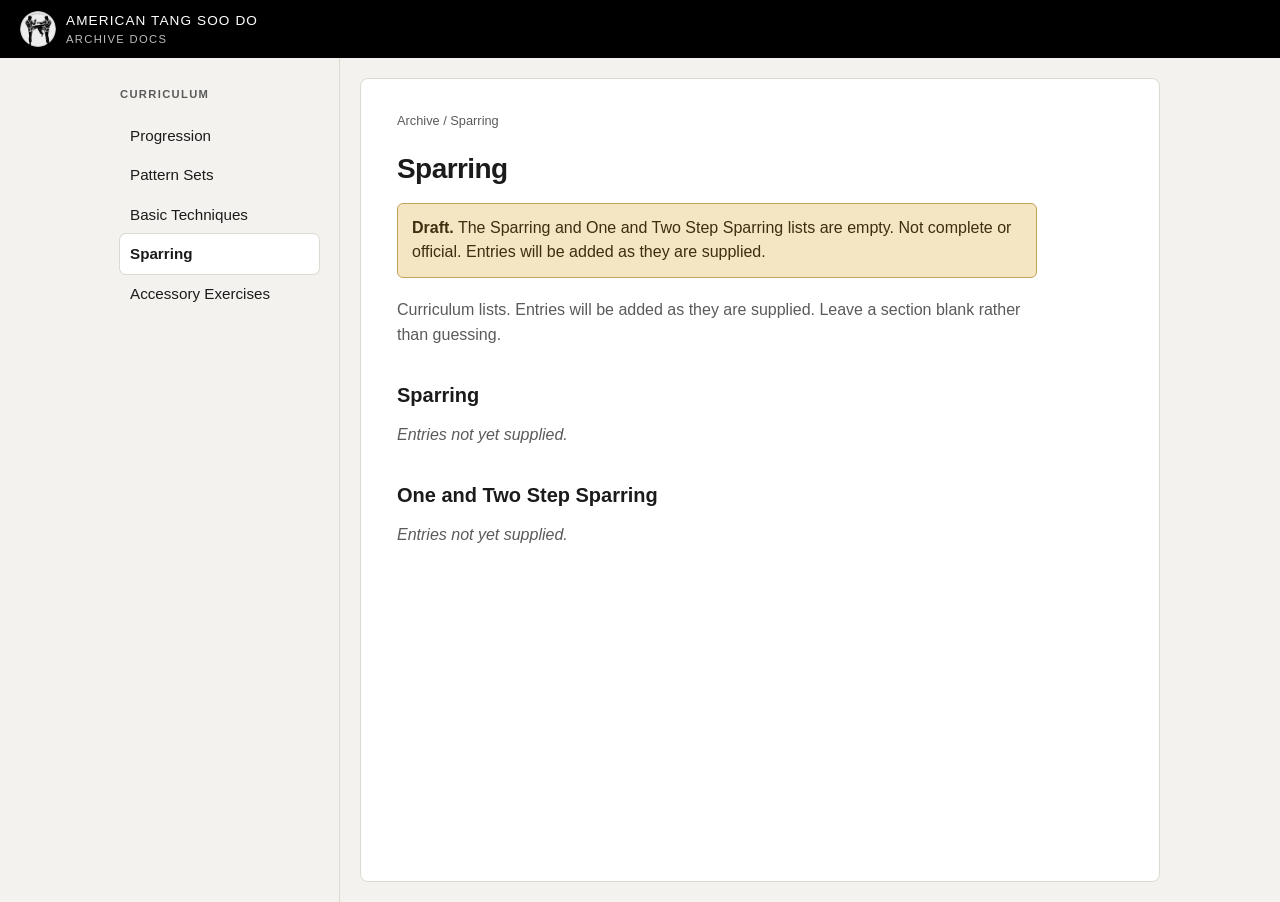
<file: sparring.html>
<!DOCTYPE html>
<html lang="en">
<head>
  <meta charset="utf-8">
  <meta name="viewport" content="width=device-width, initial-scale=1">
  <title>Sparring — American Tang Soo Do</title>
  <meta name="description" content="Archive documentation: Sparring. Empty until names are supplied.">
  <link rel="icon" href="logo.png">
  <link rel="stylesheet" href="docs.css">
</head>
<body>
  <header class="topbar">
    <a class="brand" href="index.html">
      <img src="logo.png" alt="">
      <span class="title">American Tang Soo Do<span class="subtitle">Archive docs</span></span>
    </a>
  </header>
  <div class="docs">
    <nav class="sidenav" aria-label="Docs">
      <h2>Curriculum</h2>
      <ul>
        <li><a href="curriculum.html">Progression</a></li>
        <li><a href="patterns.html">Pattern Sets</a></li>
        <li><a href="basic-techniques.html">Basic Techniques</a></li>
        <li><a href="sparring.html" aria-current="page">Sparring</a></li>
        <li><a href="accessory-exercises.html">Accessory Exercises</a></li>
      </ul>
    </nav>
    <article>
      <p class="crumb"><a href="index.html">Archive</a> / Sparring</p>
      <h1>Sparring</h1>
      <p class="draft-banner"><strong>Draft.</strong> The Sparring and One and Two Step Sparring lists are empty. Not complete or official. Entries will be added as they are supplied.</p>
      <p class="intro">Curriculum lists. Entries will be added as they are supplied. Leave a section blank rather than guessing.</p>

      <h2 class="section-title">Sparring</h2>
      <p class="tbd-note">Entries not yet supplied.</p>

      <h2 class="section-title">One and Two Step Sparring</h2>
      <p class="tbd-note">Entries not yet supplied.</p>
    </article>
  </div>
</body>
</html>
</file>
<file: docs.css>
:root {
  --bg: #f3f2ee;
  --paper: #fff;
  --ink: #1b1b1b;
  --muted: #5a5a5a;
  --line: #dcdad3;
  --header: #000;
  --link: #1b1b1b;
  --draft: #f4e6c3;
  --draft-ink: #3d2f0f;
  --draft-line: #c4a35a;
}

* { box-sizing: border-box; margin: 0; padding: 0; }

html, body { min-height: 100%; }

body {
  background: var(--bg);
  color: var(--ink);
  font-family: "Helvetica Neue", Helvetica, Arial, sans-serif;
  line-height: 1.55;
  font-size: 16px;
}

a { color: var(--link); }

.topbar {
  background: var(--header);
  color: #fff;
  display: flex;
  align-items: center;
  gap: 12px;
  padding: 10px 20px;
}

.topbar a.brand {
  display: flex;
  align-items: center;
  gap: 10px;
  color: #fff;
  text-decoration: none;
}

.topbar img {
  width: 36px;
  height: 36px;
  border-radius: 50%;
}

.topbar .title {
  font-size: 0.85rem;
  letter-spacing: 0.08em;
  text-transform: uppercase;
}

.topbar .subtitle {
  display: block;
  font-size: 0.7rem;
  letter-spacing: 0.12em;
  color: #bdbdbd;
  text-transform: uppercase;
}

.docs {
  display: grid;
  grid-template-columns: 240px minmax(0, 1fr);
  max-width: 1080px;
  margin: 0 auto;
  min-height: calc(100vh - 56px);
}

.sidenav {
  border-right: 1px solid var(--line);
  padding: 28px 20px 48px;
}

.sidenav h2 {
  font-size: 0.7rem;
  letter-spacing: 0.12em;
  text-transform: uppercase;
  color: var(--muted);
  margin-bottom: 12px;
}

.sidenav ul {
  list-style: none;
}

.sidenav a {
  display: block;
  text-decoration: none;
  padding: 8px 10px;
  border-radius: 6px;
  font-size: 0.95rem;
  color: var(--ink);
}

.sidenav a:hover {
  background: #eae8e1;
}

.sidenav a[aria-current="page"] {
  background: #fff;
  font-weight: 600;
  box-shadow: 0 0 0 1px var(--line);
}

article {
  background: var(--paper);
  margin: 20px;
  padding: 32px 36px 48px;
  border: 1px solid var(--line);
  border-radius: 8px;
  min-height: calc(100vh - 96px);
}

.crumb {
  font-size: 0.8rem;
  color: var(--muted);
  margin-bottom: 16px;
}

.crumb a {
  color: var(--muted);
  text-decoration: none;
}

.crumb a:hover { text-decoration: underline; }

article h1 {
  font-size: 1.75rem;
  font-weight: 650;
  letter-spacing: -0.02em;
  margin-bottom: 8px;
}

.intro {
  color: var(--muted);
  margin-bottom: 24px;
  max-width: 40rem;
}

.prose {
  max-width: 40rem;
  margin: 12px 0 24px;
  color: var(--ink);
}

.prose p + p {
  margin-top: 0.9em;
}

.prose-block {
  max-width: 40rem;
  margin: 0 0 1.5rem;
  color: var(--ink);
}

.draft-banner {
  background: var(--draft);
  border: 1px solid var(--draft-line);
  color: var(--draft-ink);
  padding: 12px 14px;
  border-radius: 6px;
  margin: 12px 0 20px;
  max-width: 40rem;
}

.section-title {
  font-size: 1.25rem;
  font-weight: 650;
  margin: 2rem 0 0.75rem;
  max-width: 40rem;
}

.pattern-list {
  max-width: 42rem;
  display: flex;
  flex-direction: column;
  gap: 0;
  margin: 0.5rem 0 1.5rem;
}

.pattern-entry {
  padding: 1.25rem 0;
  border-bottom: 1px solid var(--line);
}

.pattern-entry:first-child {
  padding-top: 0.25rem;
}

.pattern-entry:last-child {
  border-bottom: 0;
  padding-bottom: 0;
}

.pattern-entry h3 {
  font-size: 1.05rem;
  font-weight: 650;
  margin: 0 0 0.4rem;
  line-height: 1.35;
}

.pattern-entry h3 .note {
  font-weight: 400;
  color: var(--muted);
  font-size: 0.9rem;
}

.pattern-entry .pattern-subtitle {
  font-weight: 600;
  margin: 0 0 0.65rem;
}

.pattern-entry .prose {
  margin: 0;
}

.pattern-entry .prose ul {
  list-style: disc;
  padding-left: 1.25rem;
  margin: 0.65em 0;
}

.pattern-entry .prose li {
  margin: 0.25rem 0;
}

.pattern-entry .tbd-note {
  margin: 0.15rem 0 0;
}

.progression {
  max-width: 40rem;
  list-style: decimal;
  padding-left: 1.4rem;
}

.progression > li {
  margin-bottom: 1.75rem;
}

.progression h2 {
  font-size: 1.1rem;
  font-weight: 650;
  margin: 0 0 0.5rem;
}

.progression h3 {
  font-size: 0.95rem;
  font-weight: 600;
  margin: 0.85rem 0 0.4rem;
}

.progression h2 .note,
.progression .note {
  font-weight: 400;
  color: var(--muted);
  font-size: 0.9rem;
}

.progression ul {
  list-style: disc;
  padding-left: 1.25rem;
}

/* Indent Basic Techniques bullets past the section title edge (* reset zeroes list padding). */
article ul.technique-list {
  list-style-type: disc;
  list-style-position: outside;
  margin: 0.5rem 0 1.5rem 1.5rem;
  padding-left: 1.5rem;
}

article ul.technique-list li {
  margin: 0.3rem 0;
}


.progression ul ul {
  list-style: circle;
  margin-top: 0.35rem;
  margin-bottom: 0.35rem;
}

.progression li {
  margin: 0.2rem 0;
}

.progression p {
  margin: 0.35rem 0 0;
}

.tbd-note {
  color: var(--muted);
  font-style: italic;
}

table {
  width: 100%;
  border-collapse: collapse;
  font-size: 0.95rem;
}

th, td {
  text-align: left;
  padding: 10px 12px;
  border-bottom: 1px solid var(--line);
  vertical-align: top;
}

thead th {
  font-size: 0.75rem;
  letter-spacing: 0.08em;
  text-transform: uppercase;
  color: var(--muted);
  font-weight: 600;
  border-bottom: 1px solid #cfcbc3;
}

td.tbd {
  color: var(--muted);
  font-style: italic;
}

td .note {
  font-weight: 400;
  color: var(--muted);
  font-size: 0.9rem;
}

td p {
  margin: 0;
}

td p + p {
  margin-top: 0.75em;
}

@media (max-width: 720px) {
  .docs {
    grid-template-columns: 1fr;
  }
  .sidenav {
    border-right: 0;
    border-bottom: 1px solid var(--line);
    padding-bottom: 12px;
  }
  article {
    margin: 12px;
    padding: 24px 20px 36px;
    min-height: 0;
  }
}
</file>
